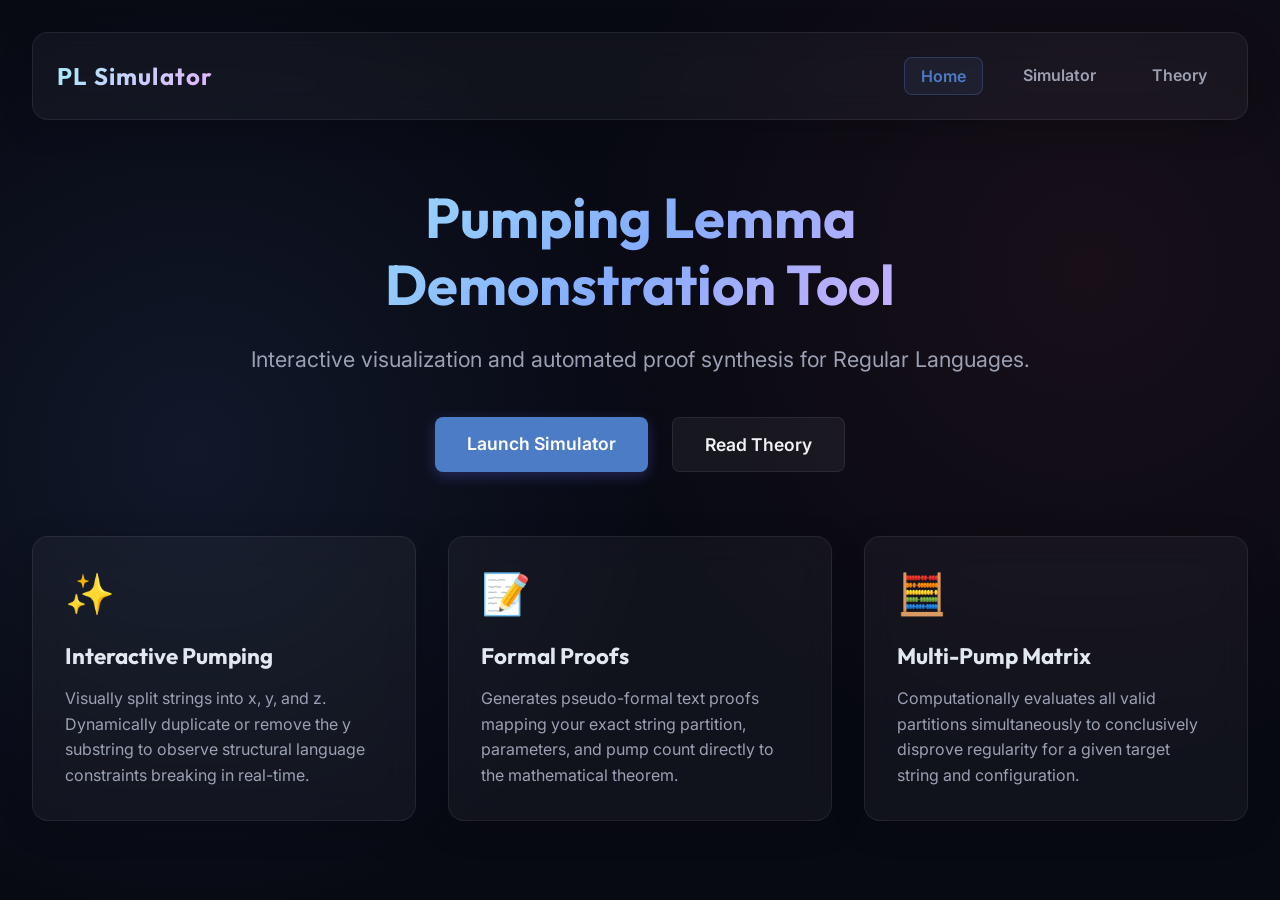
<file: index.html>
<!DOCTYPE html>
<html lang="en">

<head>
  <meta charset="UTF-8">
  <meta name="viewport" content="width=device-width, initial-scale=1.0">
  <title>Pumping Lemma Tool - Home</title>
  <link rel="preconnect" href="https://fonts.googleapis.com">
  <link rel="preconnect" href="https://fonts.gstatic.com" crossorigin>
  <link
    href="https://fonts.googleapis.com/css2?family=Inter:wght@400;500;600;700&family=Outfit:wght@500;700&display=swap"
    rel="stylesheet">
  <link rel="stylesheet" href="styles.css">
  <meta name="description" content="An interactive simulator for the Pumping Lemma for Regular Languages.">
</head>

<body>
  <nav class="navbar glass-panel">
    <div class="nav-brand">PL Simulator</div>
    <div class="nav-links">
      <a href="index.html" class="nav-link active">Home</a>
      <a href="simulator.html" class="nav-link">Simulator</a>
      <a href="theory.html" class="nav-link">Theory</a>
    </div>
  </nav>

  <div class="app-container hero-container">
    <header class="hero-header">
      <h1>Pumping Lemma Demonstration Tool</h1>
      <p class="hero-subtitle">Interactive visualization and automated proof synthesis for Regular Languages.</p>
      <div class="hero-actions">
        <a href="simulator.html" class="btn btn-primary hero-btn">Launch Simulator</a>
        <a href="theory.html" class="btn btn-secondary hero-btn">Read Theory</a>
      </div>
    </header>

    <section class="features-grid">
      <div class="feature-card glass-panel">
        <div class="feature-icon">✨</div>
        <h3>Interactive Pumping</h3>
        <p>Visually split strings into x, y, and z. Dynamically duplicate or remove the y substring to observe
          structural language constraints breaking in real-time.</p>
      </div>
      <div class="feature-card glass-panel">
        <div class="feature-icon">📝</div>
        <h3>Formal Proofs</h3>
        <p>Generates pseudo-formal text proofs mapping your exact string partition, parameters, and pump count directly
          to the mathematical theorem.</p>
      </div>
      <div class="feature-card glass-panel">
        <div class="feature-icon">🧮</div>
        <h3>Multi-Pump Matrix</h3>
        <p>Computationally evaluates all valid partitions simultaneously to conclusively disprove regularity for a given
          target string and configuration.</p>
      </div>
    </section>
  </div>
  <script src="script.js"></script>
</body>

</html>
</file>
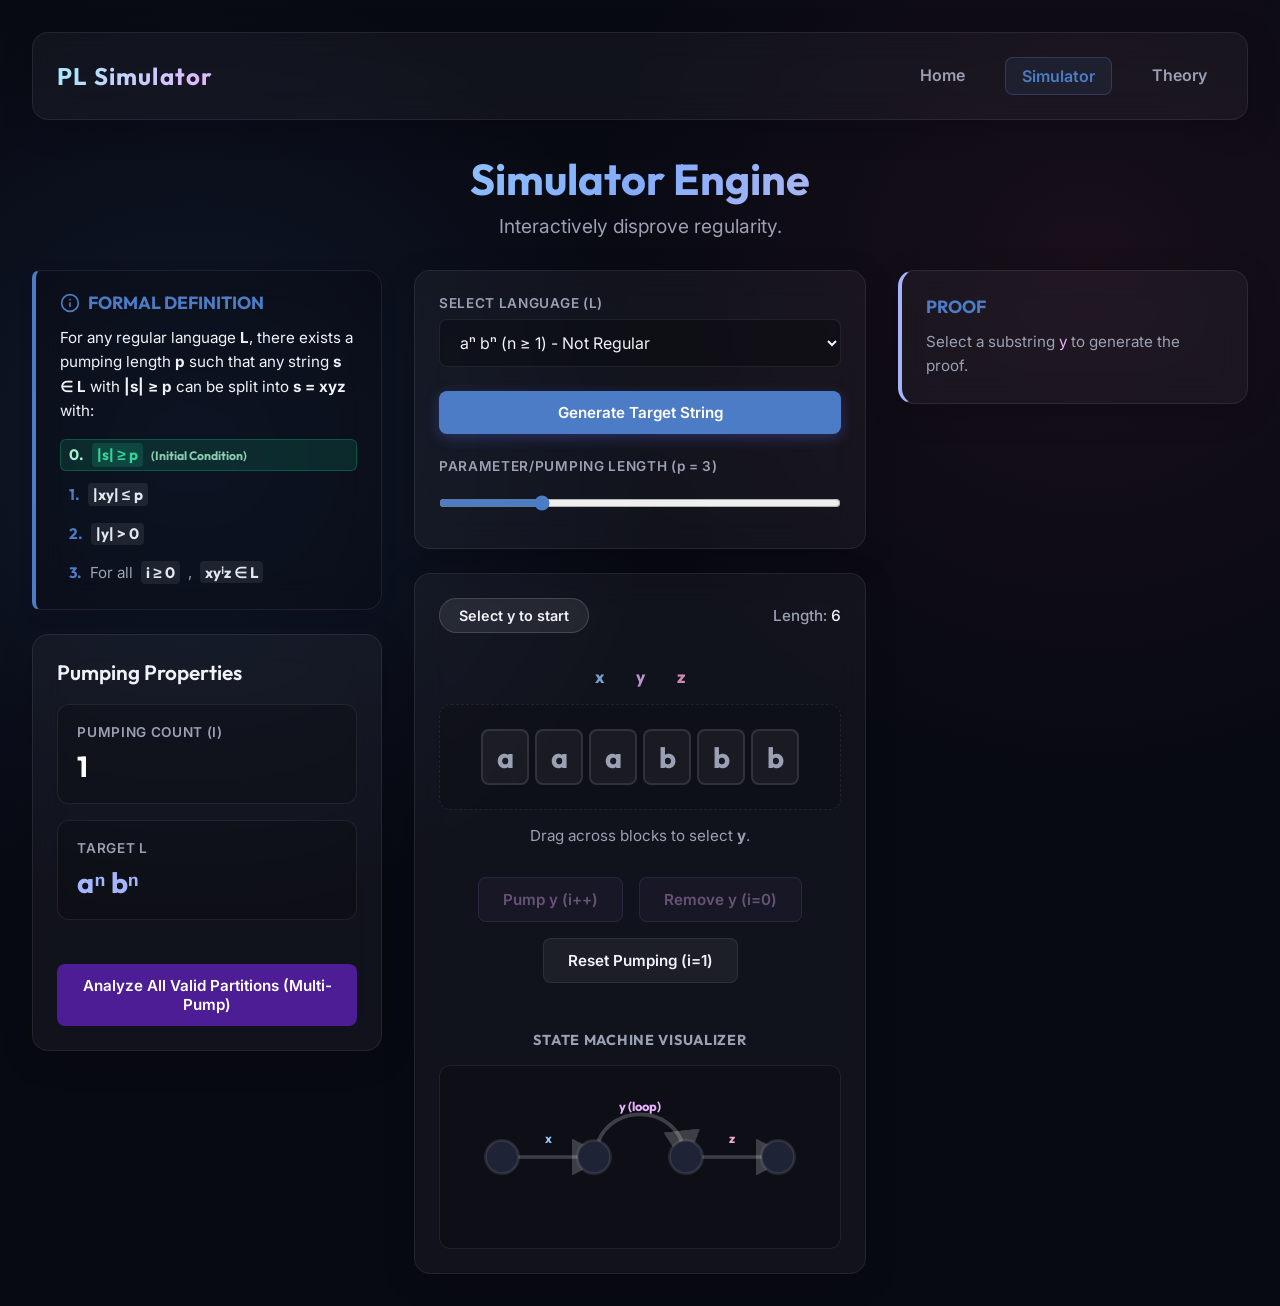
<file: simulator.html>
<!DOCTYPE html>
<html lang="en">

<head>
  <meta charset="UTF-8">
  <meta name="viewport" content="width=device-width, initial-scale=1.0">
  <title>Pumping Lemma Simulator</title>
  <link rel="preconnect" href="https://fonts.googleapis.com">
  <link rel="preconnect" href="https://fonts.gstatic.com" crossorigin>
  <link
    href="https://fonts.googleapis.com/css2?family=Inter:wght@400;500;600;700&family=Outfit:wght@500;700&display=swap"
    rel="stylesheet">
  <link rel="stylesheet" href="styles.css">
  <meta name="description" content="An interactive simulator for the Pumping Lemma for Regular Languages.">
</head>

<body>
  <nav class="navbar glass-panel">
    <div class="nav-brand">PL Simulator</div>
    <div class="nav-links">
      <a href="index.html" class="nav-link">Home</a>
      <a href="simulator.html" class="nav-link active">Simulator</a>
      <a href="theory.html" class="nav-link">Theory</a>
    </div>
  </nav>

  <div class="app-container">
    <header class="header">
      <h1>Simulator Engine</h1>
      <p class="subtitle">Interactively disprove regularity.</p>
    </header>

    <div class="layout-split">
      <aside class="layout-sidebar">
        <div class="theorem-box glass-panel">
          <div class="theorem-header">
            <svg width="20" height="20" viewBox="0 0 24 24" fill="none" stroke="currentColor" stroke-width="2"
              stroke-linecap="round" stroke-linejoin="round">
              <circle cx="12" cy="12" r="10"></circle>
              <line x1="12" y1="16" x2="12" y2="12"></line>
              <line x1="12" y1="8" x2="12.01" y2="8"></line>
            </svg>
            FORMAL DEFINITION
          </div>
          <p class="theorem-text">
            For any regular language <strong>L</strong>, there exists a pumping length <strong>p</strong> such that any
            string <strong>s ∈ L</strong> with <strong>|s| ≥ p</strong> can be split into <strong>s = xyz</strong> with:
          </p>
          <ul class="theorem-conditions">
            <li id="cond0"><span>0.</span> <strong>|s| ≥ p</strong> <span style="font-size:0.8em;opacity:0.8">(Initial
                Condition)</span></li>
            <li id="cond1"><span>1.</span> <strong>|xy| ≤ p</strong></li>
            <li id="cond2"><span>2.</span> <strong>|y| > 0</strong></li>
            <li id="cond3"><span>3.</span> For all <strong>i ≥ 0</strong>, <strong>xyⁱz ∈ L</strong></li>
          </ul>
        </div>

        <section class="info glass-panel">
          <h2>Pumping Properties</h2>
          <div class="logic-stats">
            <div class="stat-box">
              <span class="stat-label"> Pumping Count (i) </span>
              <span class="stat-value" id="pumpCountDisplay">1</span>
            </div>
            <div class="stat-box">
              <span class="stat-label"> Target L </span>
              <span class="stat-value target-lang" id="targetLangDisplay">aⁿ bⁿ</span>
            </div>
          </div>
          <button id="multiPumpBtn" class="btn"
            style="background:#4c1d95; color:white; border:none; margin-top: 1.5rem; width: 100%;">Analyze All Valid
            Partitions (Multi-Pump)</button>
        </section>

      </aside>

      <main class="layout-main">
        <section class="controls glass-panel">
          <div class="controls-left"
            style="display: flex; flex-direction: column; gap: 1.5rem; flex: 1; min-width: 250px;">
            <div class="control-group">
              <label for="languageSelect">SELECT LANGUAGE (L)</label>
              <select id="languageSelect">
                <option value="anbn">aⁿ bⁿ (n ≥ 1) - Not Regular</option>
                <option value="anbm">aⁿ bᵐ (n, m ≥ 1) - Regular</option>
                <option value="anb2n">aⁿ b²ⁿ (n ≥ 1) - Not Regular</option>
                <option value="anb3n">aⁿ b³ⁿ (n ≥ 1) - Not Regular</option>
                <option value="customFormal">Custom Formal Formula</option>
                <option value="custom">Custom Regex Pattern</option>
              </select>
            </div>

            <div class="control-group action-group" style="margin-top: auto;">
              <button id="generateBtn" class="btn btn-primary" style="width: 100%;">Generate Target String</button>
            </div>
          </div>

          <div class="controls-right"
            style="display: flex; flex-direction: column; gap: 1.5rem; flex: 1; min-width: 250px;">
            <div class="control-group" id="lengthControl">
              <label for="lengthSlider">PARAMETER/PUMPING LENGTH (p = <span id="lengthValue">3</span>)</label>
              <input type="range" id="lengthSlider" min="1" max="10" value="3">
            </div>

            <div class="control-group" id="lengthControlM" style="display: none;">
              <label for="lengthSliderM">PARAMETER (m = <span id="lengthValueM">2</span>)</label>
              <input type="range" id="lengthSliderM" min="1" max="10" value="2">
            </div>

            <div class="control-group" id="customFormalControl" style="display: none;">
              <label for="customFormalInput">FORMAL FORMULA</label>
              <input type="text" id="customFormalInput" placeholder="e.g. a^n b^(2n)" value="a^n b^(2n)">
              <small class="helper-text">
                Format: <code>char^var</code> or <code>char^(k*var)</code>. Ex: <code>a^n b^(2n)</code>,
                <code>0^n 1^m</code>
              </small>
            </div>

            <div class="control-group" id="customRegexControl" style="display: none;">
              <label for="customRegex">TARGET LANGUAGE (REGEX)</label>
              <input type="text" id="customRegex" placeholder="e.g. (a+b)*a" value="(a+b)*a">
              <small class="helper-text">
                <b>( )</b> group | <b>+</b> or <b>|</b> OR | <b>*</b> 0 or more<br>
                Example: <code style="cursor: pointer;"
                  onclick="document.getElementById('customRegex').value='(a+b)*a'; document.getElementById('customInput').value='aaba'; document.getElementById('customRegex').dispatchEvent(new Event('input'))">(a+b)*a</code>
              </small>
            </div>

            <div class="control-group" id="customControl" style="display: none;">
              <label for="customInput">CUSTOM STRING</label>
              <input type="text" id="customInput" placeholder="e.g. aaba" value="aaba" maxlength="20">
            </div>
          </div>
        </section>

        <section class="simulator glass-panel">
          <div class="status-indicator">
            <div class="status-badge" id="statusBadge">Select y to start</div>
            <div class="string-info">
              Length: <span id="stringLength">0</span>
            </div>
          </div>

          <div class="string-wrapper">
            <div class="string-label">
              <span class="label x-label">x</span>
              <span class="label y-label">y</span>
              <span class="label z-label">z</span>
            </div>
            <div class="string-blocks" id="stringContainer">
              <!-- Blocks will be injected here via JS -->
            </div>
            <p class="instruction-text">Drag across blocks to select <strong>y</strong>.</p>
          </div>

          <div class="actions">
            <button id="pumpBtn" class="btn btn-action y-action" disabled>Pump y (i++)</button>
            <button id="removeBtn" class="btn btn-action y-action" disabled>Remove y (i=0)</button>
            <button id="resetBtn" class="btn btn-secondary">Reset Pumping (i=1)</button>
          </div>

          <div class="dfa-visualization">
            <h3
              style="text-align: center; margin-bottom: 1rem; color: var(--text-secondary); font-size: 0.9rem; letter-spacing: 0.05em; text-transform: uppercase;">
              State Machine Visualizer</h3>
            <div class="dfa-container" id="dfaContainer">
              <svg width="400" height="150" viewBox="0 0 400 150">
                <defs>
                  <marker id="arrow" markerWidth="10" markerHeight="10" refX="6" refY="5" orient="auto-start-reverse">
                    <path d="M 0 0 L 10 5 L 0 10 z" fill="rgba(255,255,255,0.2)" />
                  </marker>
                  <marker id="arrowActive" markerWidth="10" markerHeight="10" refX="6" refY="5"
                    orient="auto-start-reverse">
                    <path d="M 0 0 L 10 5 L 0 10 z" fill="#e8b2ff" />
                  </marker>
                </defs>
                <!-- Edges -->
                <line x1="50" y1="75" x2="150" y2="75" class="dfa-edge edge-x" stroke="rgba(255,255,255,0.2)"
                  stroke-width="4" marker-end="url(#arrow)" />
                <path d="M 152,70 C 158,15 242,15 248,70" class="dfa-edge edge-y" fill="none"
                  stroke="rgba(255,255,255,0.2)" stroke-width="4" marker-end="url(#arrow)" />
                <line x1="250" y1="75" x2="350" y2="75" class="dfa-edge edge-z" stroke="rgba(255,255,255,0.2)"
                  stroke-width="4" marker-end="url(#arrow)" />
                <!-- Nodes -->
                <circle cx="50" cy="75" r="18" class="dfa-node node-start" fill="#1e2336" stroke="rgba(255,255,255,0.1)"
                  stroke-width="3" />
                <circle cx="150" cy="75" r="18" class="dfa-node node-loop-start" fill="#1e2336"
                  stroke="rgba(255,255,255,0.1)" stroke-width="3" />
                <circle cx="250" cy="75" r="18" class="dfa-node node-loop-end" fill="#1e2336"
                  stroke="rgba(255,255,255,0.1)" stroke-width="3" />
                <circle cx="350" cy="75" r="18" class="dfa-node node-end" fill="#1e2336" stroke="rgba(255,255,255,0.1)"
                  stroke-width="3" />

                <text x="100" y="60" fill="#93c5fd" font-size="14" font-family="Outfit" font-weight="bold"
                  text-anchor="middle">x</text>
                <text x="200" y="25" fill="#e8b2ff" font-size="14" font-family="Outfit" font-weight="bold"
                  text-anchor="middle">y (loop)</text>
                <text x="300" y="60" fill="#f9a8d4" font-size="14" font-family="Outfit" font-weight="bold"
                  text-anchor="middle">z</text>
              </svg>
            </div>
          </div>
        </section>
      </main>

      <aside class="layout-sidebar">
        <section class="proof-panel glass-panel" style="height: 100%;">
          <div class="theorem-header">PROOF</div>
          <div class="proof-text" id="proofText">
            Select a substring <span class="y-label">y</span> to generate proof.
          </div>
        </section>
      </aside>
    </div>
  </div>
  <div id="multiPumpModal" class="modal-overlay"
    style="display: none; position: fixed; top: 0; left: 0; width: 100%; height: 100%; background: rgba(9, 11, 20, 0.85); z-index: 1000; justify-content: center; align-items: center; backdrop-filter: blur(8px);">
    <div class="modal-content glass-panel"
      style="max-width: 900px; width: 90%; max-height: 85vh; display: flex; flex-direction: column;">
      <div style="display: flex; justify-content: space-between; align-items: center; margin-bottom: 1rem;">
        <h2 style="margin:0; font-size: 1.5rem; color: #e2e8f0; font-family: 'Outfit';">Multi-Pumping Matrix</h2>
        <button id="closeModalBtn"
          style="background:none; border:none; color:white; font-size: 2rem; cursor:pointer; line-height: 1;">&times;</button>
      </div>
      <p style="color: var(--text-secondary); margin-top: 0;">Generating all legal partitions where <strong>|xy| &le;
          p</strong> (p=<span id="matrixPValue"></span>) and <strong>|y| &gt; 0</strong>. Pumping exactly <strong>i =
          <span id="matrixPumpCount"></span></strong> times.<br></p>

      <div
        style="overflow-y: auto; flex: 1; border-radius: 8px; border: 1px solid rgba(255,255,255,0.1); margin-bottom: 1rem;">
        <table class="matrix-table"
          style="width: 100%; border-collapse: collapse; text-align: left; font-family: monospace; font-size: 0.95rem;">
          <thead style="position: sticky; top: 0; z-index: 1;">
            <tr
              style="background: #1e2336; font-family: 'Inter'; font-size: 0.85rem; color: #a5b4fc; text-transform: uppercase;">
              <th style="padding: 12px; border-bottom: 1px solid rgba(255,255,255,0.1);">x</th>
              <th style="padding: 12px; border-bottom: 1px solid rgba(255,255,255,0.1); color: #e8b2ff;">y</th>
              <th style="padding: 12px; border-bottom: 1px solid rgba(255,255,255,0.1);">z</th>
              <th style="padding: 12px; border-bottom: 1px solid rgba(255,255,255,0.1);">Pumped String (s')</th>
              <th style="padding: 12px; text-align: center; border-bottom: 1px solid rgba(255,255,255,0.1);">s' &isin;
                L?</th>
            </tr>
          </thead>
          <tbody id="matrixBody">
          </tbody>
        </table>
      </div>

      <div id="matrixConclusion"
        style="padding: 1rem; background: rgba(0,0,0,0.3); border-radius: 8px; font-weight: bold; font-size: 1.1rem; text-align: center; border: 1px solid transparent;">
      </div>
    </div>
  </div>

  <script src="script.js"></script>
</body>

</html>
</file>
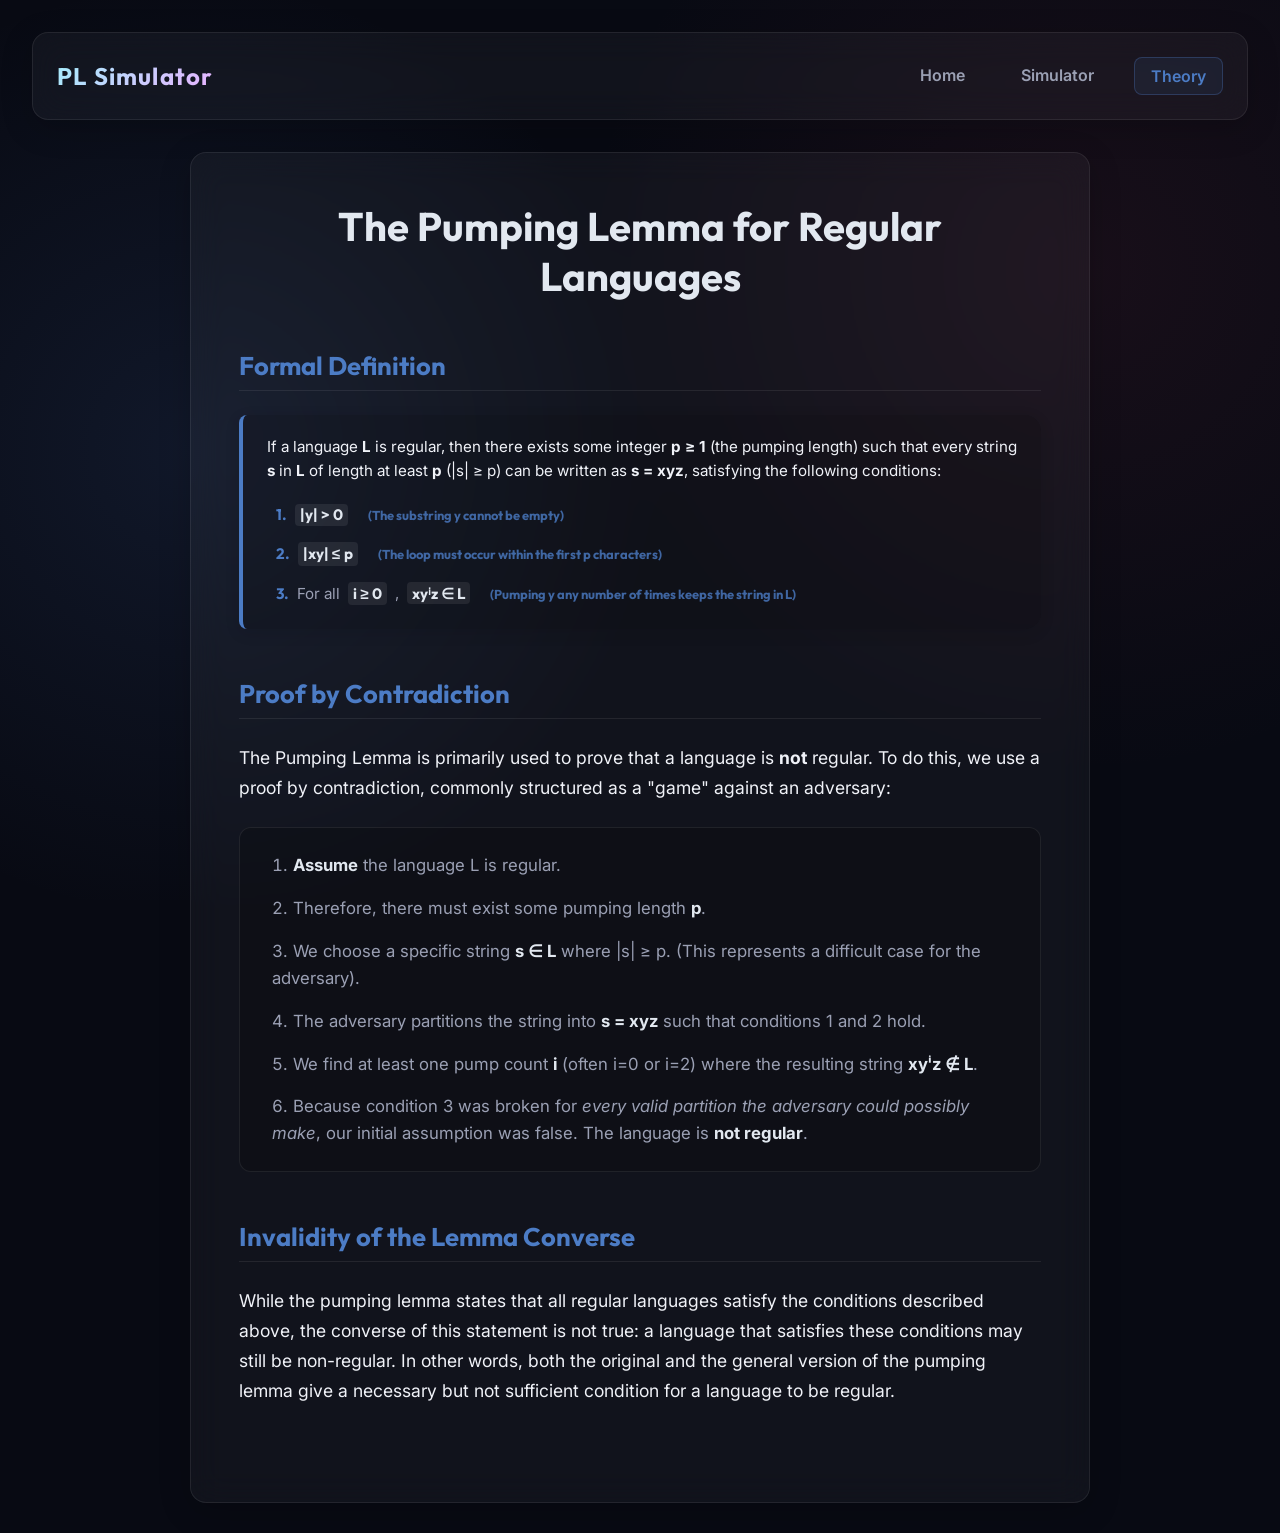
<file: theory.html>
<!DOCTYPE html>
<html lang="en">
<head>
  <meta charset="UTF-8">
  <meta name="viewport" content="width=device-width, initial-scale=1.0">
  <title>Pumping Lemma Tool - Theory</title>
  <link rel="preconnect" href="https://fonts.googleapis.com">
  <link rel="preconnect" href="https://fonts.gstatic.com" crossorigin>
  <link href="https://fonts.googleapis.com/css2?family=Inter:wght@400;500;600;700&family=Outfit:wght@500;700&display=swap" rel="stylesheet">
  <link rel="stylesheet" href="styles.css">
</head>
<body>
  <nav class="navbar glass-panel">
    <div class="nav-brand">PL Simulator</div>
    <div class="nav-links">
      <a href="index.html" class="nav-link">Home</a>
      <a href="simulator.html" class="nav-link">Simulator</a>
      <a href="theory.html" class="nav-link active">Theory</a>
    </div>
  </nav>

  <div class="app-container theory-container">
    <article class="theory-content glass-panel">
      <h1 class="theory-title">The Pumping Lemma for Regular Languages</h1>
      
      <section class="theory-section">
        <h2>Formal Definition</h2>
        <div class="theorem-box inset-box" style="margin-top: 1rem; margin-bottom: 2rem;">
          <p class="theorem-text">
            If a language <strong>L</strong> is regular, then there exists some integer <strong>p ≥ 1</strong> (the pumping length) such that every string <strong>s</strong> in <strong>L</strong> of length at least <strong>p</strong> (|s| ≥ p) can be written as <strong>s = xyz</strong>, satisfying the following conditions:
          </p>
          <ul class="theorem-conditions">
             <li><span>1.</span> <strong>|y| > 0</strong> &nbsp; <span style="font-size:0.85em; opacity:0.8">(The substring y cannot be empty)</span></li>
             <li><span>2.</span> <strong>|xy| ≤ p</strong> &nbsp; <span style="font-size:0.85em; opacity:0.8">(The loop must occur within the first p characters)</span></li>
             <li><span>3.</span> For all <strong>i ≥ 0</strong>, <strong>xyⁱz ∈ L</strong> &nbsp; <span style="font-size:0.85em; opacity:0.8">(Pumping y any number of times keeps the string in L)</span></li>
          </ul>
        </div>
      </section>

      <section class="theory-section">
        <h2>Proof by Contradiction</h2>
        <p class="theory-body-text">The Pumping Lemma is primarily used to prove that a language is <strong>not</strong> regular. To do this, we use a proof by contradiction, commonly structured as a "game" against an adversary:</p>
        <ol class="proof-steps" style="margin-top: 1rem;">
          <li><strong>Assume</strong> the language L is regular.</li>
          <li>Therefore, there must exist some pumping length <strong>p</strong>.</li>
          <li>We choose a specific string <strong>s ∈ L</strong> where |s| ≥ p. (This represents a difficult case for the adversary).</li>
          <li>The adversary partitions the string into <strong>s = xyz</strong> such that conditions 1 and 2 hold.</li>
          <li>We find at least one pump count <strong>i</strong> (often i=0 or i=2) where the resulting string <strong>xyⁱz ∉ L</strong>.</li>
          <li>Because condition 3 was broken for <em>every valid partition the adversary could possibly make</em>, our initial assumption was false. The language is <strong>not regular</strong>.</li>
        </ol>
      </section>

      <section class="theory-section">
        <h2>Invalidity of the Lemma Converse</h2>
        <p class="theory-body-text">
          While the pumping lemma states that all regular languages satisfy the conditions described above, the converse of this statement is not true: a language that satisfies these conditions may still be non-regular. In other words, both the original and the general version of the pumping lemma give a necessary but not sufficient condition for a language to be regular.
        </p>
      </section>

    </article>
  </div>
  <script src="script.js"></script>
</body>
</html>
</file>
<file: styles.css>
:root {
  --bg-color: #080a13;
  --panel-bg: rgba(255, 255, 255, 0.04);
  --panel-border: rgba(255, 255, 255, 0.08);
  --text-primary: #f0f2f8;
  --text-secondary: #9ba0b4;
  --primary-color: #4c7cc5;
  --primary-hover: #467be5;
  --accent-blue: #2f6bcd;
  /* x */
  --accent-purple: #9e62db;
  /* y */
  --accent-pink: #851d21;
  /* z */
  --success: #077550;
  --error: #ef4444;
  --block-bg: rgba(255, 255, 255, 0.05);
  --block-border: rgba(255, 255, 255, 0.1);
}

* {
  margin: 0;
  padding: 0;
  box-sizing: border-box;
}

body {
  font-family: 'Inter', sans-serif;
  background-color: var(--bg-color);
  background-image:
    radial-gradient(circle at 15% 50%, rgba(81, 125, 207, 0.12) 0%, transparent 40%),
    radial-gradient(circle at 85% 30%, rgba(141, 49, 71, 0.12) 0%, transparent 40%);
  background-attachment: fixed;
  color: var(--text-primary);
  min-height: 100vh;
  display: flex;
  flex-direction: column;
  justify-content: flex-start;
  align-items: center;
  padding: 2rem;
  gap: 2rem;
}

h1,
h2,
h3 {
  font-family: 'Outfit', sans-serif;
}

/* NAVBAR */
.navbar {
  width: 100%;
  max-width: 1400px;
  display: flex;
  justify-content: space-between;
  align-items: center;
  padding: 1rem 2rem;
  box-sizing: border-box;
}

.nav-brand {
  font-family: 'Outfit', sans-serif;
  font-weight: 700;
  font-size: 1.5rem;
  background: linear-gradient(135deg, #a5edfc, #e8b2ff);
  -webkit-background-clip: text;
  -webkit-text-fill-color: transparent;
  letter-spacing: 0.05em;
}

.nav-links {
  display: flex;
  gap: 1.5rem;
}

.nav-link {
  color: var(--text-secondary);
  text-decoration: none;
  font-weight: 600;
  font-size: 1rem;
  transition: all 0.2s ease;
  padding: 0.5rem 1rem;
  border-radius: 8px;
}

.nav-link:hover {
  color: var(--text-primary);
  background: rgba(255, 255, 255, 0.05);
}

.nav-link.active {
  color: var(--primary-color);
  background: rgba(76, 124, 197, 0.1);
  border: 1px solid rgba(76, 124, 197, 0.3);
}

.app-container {
  width: 100%;
  max-width: 1400px;
  display: flex;
  flex-direction: column;
  gap: 2rem;
}

.layout-split {
  display: flex;
  gap: 2rem;
  align-items: flex-start;
  width: 100%;
}

@media (max-width: 900px) {
  .layout-split {
    flex-direction: column;
  }
}

.layout-sidebar {
  flex: 0 0 350px;
  display: flex;
  flex-direction: column;
  gap: 1.5rem;
}

.layout-main {
  flex: 1;
  display: flex;
  flex-direction: column;
  gap: 1.5rem;
  min-width: 0;
}

.header {
  text-align: center;
}

.header h1 {
  font-size: 2.7rem;
  font-weight: 700;
  background: linear-gradient(135deg, #a5edfc, #84acfc, #fbcfde);
  -webkit-background-clip: text;
  -webkit-text-fill-color: transparent;
  margin-bottom: 0.5rem;
}

.subtitle {
  color: var(--text-secondary);
  font-size: 1.2rem;
}

.glass-panel {
  background: var(--panel-bg);
  border: 1px solid var(--panel-border);
  border-radius: 16px;
  padding: 1.5rem;
  backdrop-filter: blur(16px);
  -webkit-backdrop-filter: blur(16px);
  box-shadow: 0 8px 32px rgba(0, 0, 0, 0.2);
}

.controls {
  display: flex;
  flex-wrap: wrap;
  align-items: flex-start;
  gap: 1.5rem;
}

.control-group {
  display: flex;
  flex-direction: column;
  gap: 0.5rem;
  flex: 1;
  min-width: 200px;
}

label {
  font-size: 0.85rem;
  font-weight: 600;
  color: var(--text-secondary);
  letter-spacing: 0.05em;
}

select,
input[type="range"],
input[type="text"] {
  width: 100%;
  padding: 0.75rem 1rem;
  background: rgba(0, 0, 0, 0.25);
  border: 1px solid var(--panel-border);
  border-radius: 8px;
  color: var(--text-primary);
  font-family: 'Inter', sans-serif;
  font-size: 1rem;
  outline: none;
  transition: border-color 0.2s;
}

.helper-text {
  font-size: 0.75rem;
  color: var(--text-secondary);
  line-height: 1.4;
}

.helper-text code {
  background: rgba(0, 0, 0, 0.3);
  padding: 0.1rem 0.3rem;
  border-radius: 4px;
  color: #a5b4fc;
}

select,
input[type="range"] {
  cursor: pointer;
}

select:focus,
input[type="text"]:focus {
  border-color: var(--primary-color);
}

input[type="range"] {
  accent-color: var(--primary-color);
}

.btn {
  padding: 0.75rem 1.5rem;
  border-radius: 8px;
  font-weight: 600;
  font-size: 0.95rem;
  cursor: pointer;
  border: none;
  transition: all 0.2s ease;
  font-family: 'Inter', sans-serif;
}

.btn:disabled {
  opacity: 0.4;
  cursor: not-allowed;
  transform: none !important;
}

.btn-primary {
  background: var(--primary-color);
  color: white;
  box-shadow: 0 4px 14px rgba(99, 102, 241, 0.3);
}

.btn-primary:hover:not(:disabled) {
  background: var(--primary-hover);
  transform: translateY(-2px);
  box-shadow: 0 6px 20px rgba(99, 102, 241, 0.4);
}

.btn-secondary {
  background: rgba(255, 255, 255, 0.05);
  color: var(--text-primary);
  border: 1px solid var(--panel-border);
}

.btn-secondary:hover:not(:disabled) {
  background: rgba(255, 255, 255, 0.1);
  transform: translateY(-2px);
}

.btn-action {
  background: rgba(192, 132, 252, 0.1);
  color: #e8b2ff;
  border: 1px solid rgba(192, 132, 252, 0.3);
}

.btn-action:hover:not(:disabled) {
  background: rgba(192, 132, 252, 0.2);
  transform: translateY(-2px);
}

.simulator {
  display: flex;
  flex-direction: column;
  gap: 2rem;
  align-items: center;
}

.status-indicator {
  width: 100%;
  display: flex;
  justify-content: space-between;
  align-items: center;
}

.status-badge {
  padding: 0.5rem 1.2rem;
  border-radius: 20px;
  font-weight: 600;
  font-size: 0.9rem;
  background: rgba(255, 255, 255, 0.08);
  border: 1px solid rgba(255, 255, 255, 0.15);
  transition: all 0.3s ease;
}

.status-badge.success {
  background: rgba(16, 185, 129, 0.15);
  border-color: var(--success);
  color: #34d399;
}

.status-badge.error {
  background: rgba(239, 68, 68, 0.15);
  border-color: var(--error);
  color: #fca5a5;
  animation: pulse-error 2s infinite;
}

@keyframes pulse-error {
  0% {
    box-shadow: 0 0 0 0 rgba(239, 68, 68, 0.3);
  }

  70% {
    box-shadow: 0 0 0 8px rgba(239, 68, 68, 0);
  }

  100% {
    box-shadow: 0 0 0 0 rgba(239, 68, 68, 0);
  }
}

.string-info {
  color: var(--text-secondary);
  font-variant-numeric: tabular-nums;
  font-weight: 500;
  font-size: 0.95rem;
}

#stringLength {
  color: var(--text-primary);
}

.string-wrapper {
  display: flex;
  flex-direction: column;
  align-items: center;
  gap: 1rem;
  width: 100%;
}

.string-label {
  display: flex;
  gap: 2rem;
  font-family: 'Outfit', sans-serif;
  font-weight: 700;
  font-size: 1.1rem;
  opacity: 0.8;
}

.x-label {
  color: #93c5fd;
}

.y-label {
  color: #e8b2ff;
}

.z-label {
  color: #f9a8d4;
}

.string-blocks {
  display: flex;
  flex-wrap: wrap;
  gap: 6px;
  justify-content: center;
  align-content: center;
  padding: 1.5rem;
  min-height: 100px;
  width: 100%;
  background: rgba(0, 0, 0, 0.15);
  border-radius: 12px;
  border: 1px dashed var(--panel-border);
  user-select: none;
}

.char-block {
  width: 48px;
  height: 56px;
  display: flex;
  align-items: center;
  justify-content: center;
  font-size: 1.8rem;
  font-family: 'Outfit', monospace;
  font-weight: 700;
  background: var(--block-bg);
  border: 2px solid var(--block-border);
  border-radius: 8px;
  cursor: pointer;
  transition: all 0.2s ease, transform 0.1s;
  position: relative;
  color: var(--text-secondary);
}

.char-block:active {
  transform: scale(0.95);
}

.char-block:hover {
  background: rgba(255, 255, 255, 0.1);
  border-color: rgba(255, 255, 255, 0.3);
}

.char-block.x-part {
  border-color: var(--accent-blue);
  box-shadow: 0 0 12px rgba(59, 130, 246, 0.2);
  color: #93c5fd;
  background: rgba(59, 130, 246, 0.1);
}

.char-block.x-part:hover {
  background: rgba(59, 130, 246, 0.2);
}

.char-block.y-part {
  border-color: var(--accent-purple);
  box-shadow: 0 0 15px rgba(192, 132, 252, 0.3);
  background: rgba(192, 132, 252, 0.15);
  color: #e8b2ff;
  transform: translateY(-3px);
  z-index: 10;
}

.char-block.y-part:hover {
  background: rgba(192, 132, 252, 0.25);
}

.char-block.z-part {
  border-color: var(--accent-pink);
  box-shadow: 0 0 12px rgba(236, 72, 153, 0.2);
  color: #f9a8d4;
  background: rgba(236, 72, 153, 0.1);
}

.char-block.z-part:hover {
  background: rgba(236, 72, 153, 0.2);
}

.char-block.y-pumped {
  border-style: dashed;
  opacity: 0.9;
  animation: pop-in 0.3s cubic-bezier(0.175, 0.885, 0.32, 1.275) forwards;
}

@keyframes pop-in {
  0% {
    transform: scale(0.5) translateY(10px);
    opacity: 0;
  }

  100% {
    transform: scale(1) translateY(-3px);
    opacity: 0.9;
  }
}

.instruction-text {
  font-size: 0.95rem;
  color: var(--text-secondary);
}

.actions {
  display: flex;
  gap: 1rem;
  flex-wrap: wrap;
  justify-content: center;
}

.info {
  display: flex;
  flex-direction: column;
  gap: 1.2rem;
}

.info h2 {
  font-size: 1.3rem;
  color: var(--text-primary);
  font-weight: 600;
}

.logic-stats {
  display: grid;
  grid-template-columns: repeat(auto-fit, minmax(200px, 1fr));
  gap: 1rem;
}

.stat-box {
  background: rgba(0, 0, 0, 0.2);
  border: 1px solid var(--panel-border);
  padding: 1.2rem;
  border-radius: 12px;
  display: flex;
  flex-direction: column;
  align-items: flex-start;
  gap: 0.5rem;
}

.stat-label {
  font-size: 0.85rem;
  color: var(--text-secondary);
  text-transform: uppercase;
  letter-spacing: 0.05em;
  font-weight: 600;
}

.stat-value {
  font-size: 1.8rem;
  font-family: 'Outfit', sans-serif;
  font-weight: 700;
  color: white;
}

.target-lang {
  color: #a5b4fc;
}

/* Scrollbar styling for block container */
.string-blocks::-webkit-scrollbar {
  height: 8px;
}

.string-blocks::-webkit-scrollbar-track {
  background: rgba(0, 0, 0, 0.1);
  border-radius: 4px;
}

.string-blocks::-webkit-scrollbar-thumb {
  background: rgba(255, 255, 255, 0.2);
  border-radius: 4px;
}

/* Formal Definition / Theorem Box Styling */
.theorem-box {
  margin: 0;
  width: 100%;
  text-align: left;
  padding: 1.25rem 1.5rem;
  background: rgba(0, 0, 0, 0.15);
  border-left: 4px solid var(--primary-color);
  border-radius: 8px 16px 16px 8px;
  box-shadow: 0 4px 15px rgba(0, 0, 0, 0.1);
}

.theorem-header {
  display: flex;
  align-items: center;
  gap: 0.5rem;
  font-family: 'Outfit', sans-serif;
  font-weight: 700;
  color: var(--primary-color);
  margin-bottom: 0.75rem;
  font-size: 1.1rem;
}

.theorem-text {
  font-size: 0.95rem;
  color: var(--text-primary);
  line-height: 1.6;
  margin-bottom: 1rem;
}

.theorem-conditions {
  list-style: none;
  display: flex;
  flex-direction: column;
  gap: 0.5rem;
}

.theorem-conditions li {
  font-size: 0.95rem;
  color: var(--text-secondary);
  display: flex;
  align-items: baseline;
  gap: 0.5rem;
  transition: all 0.3s ease;
  padding: 0.2rem 0.5rem;
  border-radius: 6px;
  border: 1px solid transparent;
}

.theorem-conditions li span {
  color: var(--primary-color);
  font-weight: 700;
  font-family: 'Outfit', sans-serif;
}

.theorem-conditions strong {
  color: #e2e8f0;
  font-family: 'Outfit', monospace;
  background: rgba(255, 255, 255, 0.08);
  padding: 0.1rem 0.3rem;
  border-radius: 4px;
}

/* Interactive Feedback Styles */
.theorem-conditions li.condition-pass {
  background: rgba(16, 185, 129, 0.15);
  border-color: rgba(16, 185, 129, 0.3);
  color: #34d399;
}

.theorem-conditions li.condition-pass span {
  color: #a7f3d0;
}

.theorem-conditions li.condition-pass strong {
  color: #34d399;
  background: rgba(16, 185, 129, 0.2);
}

.theorem-conditions li.condition-fail {
  background: rgba(239, 68, 68, 0.15);
  border-color: rgba(239, 68, 68, 0.3);
  color: #fca5a5;
}

.theorem-conditions li.condition-fail span {
  color: #fecaca;
}

.theorem-conditions li.condition-fail strong {
  color: #fca5a5;
  background: rgba(239, 68, 68, 0.2);
}

/* Proof Box Styles */
.proof-panel {
  margin-top: 0;
  border-left: 4px solid #a5b4fc;
}

.proof-text {
  font-size: 0.95rem;
  color: var(--text-secondary);
  line-height: 1.6;
}

.proof-text-active {
  color: var(--text-primary);
}

.proof-var {
  font-family: 'Outfit', monospace;
  font-weight: 700;
  padding: 0.1rem 0.3rem;
  border-radius: 4px;
  background: rgba(255, 255, 255, 0.08);
  color: #e2e8f0;
}

.proof-string {
  font-family: monospace;
  color: #93c5fd;
  word-break: break-word;
}

/* DFA SVG Styles */
.dfa-visualization {
  margin-top: 1rem;
  width: 100%;
}

.dfa-container {
  display: flex;
  justify-content: center;
  align-items: center;
  background: rgba(0, 0, 0, 0.2);
  border-radius: 12px;
  padding: 1rem;
  border: 1px solid var(--panel-border);
}

.dfa-node, .dfa-edge {
  transition: all 0.3s ease;
}

.dfa-node.active-x {
  fill: #1e3a8a;
  stroke: #93c5fd;
  filter: drop-shadow(0 0 8px rgba(147, 197, 253, 0.8));
}

.dfa-edge.active-x {
  stroke: #93c5fd;
}

.dfa-node.active-y {
  fill: #4c1d95;
  stroke: #e8b2ff;
  filter: drop-shadow(0 0 12px rgba(232, 178, 255, 0.9));
  transform-box: fill-box;
  transform-origin: center;
  animation: node-pulse-y 0.5s ease-in-out forwards;
}

.dfa-edge.active-y {
  stroke: #e8b2ff;
}

.dfa-node.active-z {
  fill: #831843;
  stroke: #f9a8d4;
  filter: drop-shadow(0 0 8px rgba(249, 168, 212, 0.8));
}

.dfa-edge.active-z {
  stroke: #f9a8d4;
}

@keyframes node-pulse-y {
  0% { transform: scale(1); }
  50% { transform: scale(1.3); }
  100% { transform: scale(1); }
}

/* HOME PAGE STYLES */
.hero-container {
  display: flex;
  flex-direction: column;
  align-items: center;
  gap: 4rem;
  padding-top: 2rem;
  flex: 1;
}

.hero-header {
  text-align: center;
  max-width: 800px;
}

.hero-header h1 {
  font-size: 3.5rem;
  font-weight: 700;
  background: linear-gradient(135deg, #a5edfc, #84acfc, #e8b2ff);
  -webkit-background-clip: text;
  -webkit-text-fill-color: transparent;
  margin-bottom: 1.5rem;
  line-height: 1.2;
}

.hero-subtitle {
  color: var(--text-secondary);
  font-size: 1.35rem;
  margin-bottom: 2.5rem;
  line-height: 1.6;
}

.hero-actions {
  display: flex;
  gap: 1.5rem;
  justify-content: center;
}

.hero-btn {
  font-size: 1.1rem;
  padding: 1rem 2rem;
  text-decoration: none;
}

.features-grid {
  display: grid;
  grid-template-columns: repeat(auto-fit, minmax(300px, 1fr));
  gap: 2rem;
  width: 100%;
}

.feature-card {
  display: flex;
  flex-direction: column;
  gap: 1rem;
  padding: 2rem;
  transition: transform 0.3s ease, background 0.3s ease;
}

.feature-card:hover {
  transform: translateY(-5px);
  background: rgba(255, 255, 255, 0.08);
}

.feature-icon {
  font-size: 2.5rem;
  margin-bottom: 0.5rem;
}

.feature-card h3 {
  font-size: 1.4rem;
  color: #e2e8f0;
}

.feature-card p {
  color: var(--text-secondary);
  line-height: 1.6;
  font-size: 1rem;
}

/* THEORY PAGE STYLES */
.theory-container {
  align-items: center;
  flex: 1;
}

.theory-content {
  width: 100%;
  max-width: 900px;
  padding: 3rem;
  margin: 0 auto;
}

.theory-title {
  text-align: center;
  font-size: 2.5rem;
  margin-bottom: 3rem;
  color: #e2e8f0;
}

.theory-section {
  margin-bottom: 3rem;
}

.theory-section h2 {
  font-size: 1.6rem;
  color: var(--primary-color);
  margin-bottom: 1.5rem;
  padding-bottom: 0.5rem;
  border-bottom: 1px solid var(--panel-border);
}

.theory-body-text {
  font-size: 1.1rem;
  line-height: 1.7;
  color: var(--text-primary);
  margin-bottom: 1.5rem;
}

.proof-steps {
  list-style-position: inside;
  display: flex;
  flex-direction: column;
  gap: 1rem;
  font-size: 1.05rem;
  color: var(--text-secondary);
  line-height: 1.6;
  background: rgba(0, 0, 0, 0.2);
  padding: 1.5rem 2rem;
  border-radius: 12px;
  border: 1px solid var(--panel-border);
}

.proof-steps li {
  margin-left: 0;
}

.proof-steps strong {
  color: #e2e8f0;
}
</file>
